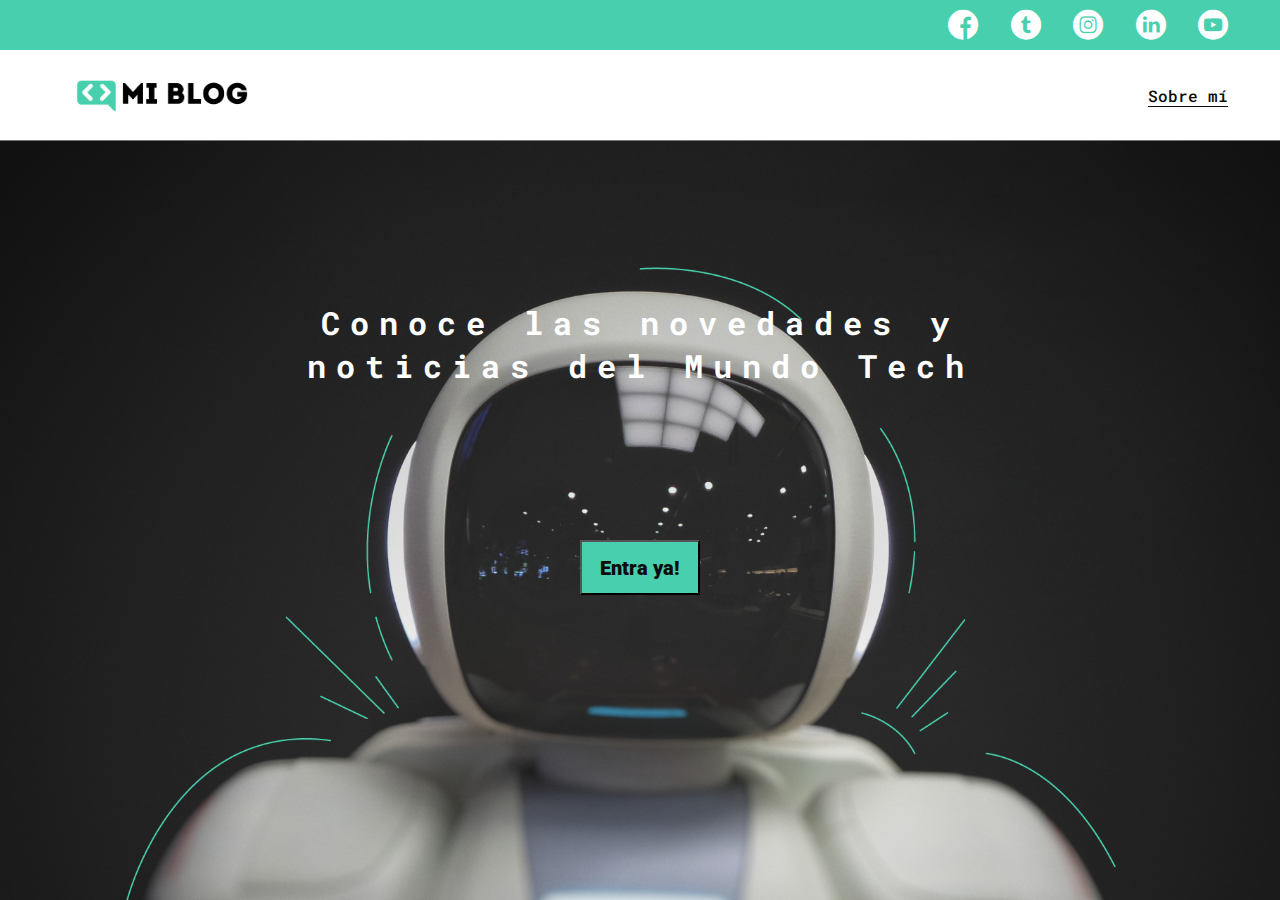
<file: Maquetacion CSS Pratico_Blog/index.html>
<!DOCTYPE html>
<html lang="es">
   <head>
      <meta charset="UTF-8">
      <meta http-equiv="X-UA-Compatible" content="IE=edge">
      <meta name="viewport" content="width=device-width, initial-scale=1.0">
      <title>Mi Blog</title>
      <link rel="stylesheet" href="css/main.css">
      <link rel="stylesheet" href="css/font/flaticon.css">
      <link rel="preconnect" href="https://fonts.googleapis.com">
      <link rel="preconnect" href="https://fonts.gstatic.com" crossorigin>
      <link href="https://fonts.googleapis.com/css2?family=Roboto+Mono:wght@400;500;700&family=Roboto+Slab:wght@400;700&family=Roboto:wght@400;500;700;900&display=swap" rel="stylesheet">
   </head>
   <body>
      <header class="header">
         <section class="header__icons">
            <div class="header__icons-container">
               <a href="/"><span class="flaticon-001-facebook"></span></a>
               <a href="/"><span class="flaticon-002-twitter"></span></a>
               <a href="/"><span class="flaticon-011-instagram"></span></a>
               <a href="/"><span class="flaticon-010-linkedin"></span></a>
               <a href="/"><span class="flaticon-008-youtube"></span></a>
            </div>
         </section>
         <nav class="header__nav">
            <section class="header__nav--logo">
               <a href="index.html">
                  <img src="assets/img/Logo-negro.png" alt="Logo de mi Blog">
               </a>
            </section>
            <section class="header__nav--profile-link">
               <a href="perfil.html">Sobre mí</a>
            </section>
         </nav>
      </header>
      <main class="home-main">
         <section>
            <h1 class="home-main__tittle">Conoce las novedades y noticias del Mundo Tech</h1>
            <button class="home-main__button">
               <a href="blogs.html">Entra ya!</a>
            </button>
         </section>
      </main>
   </body>
</html>
</file>
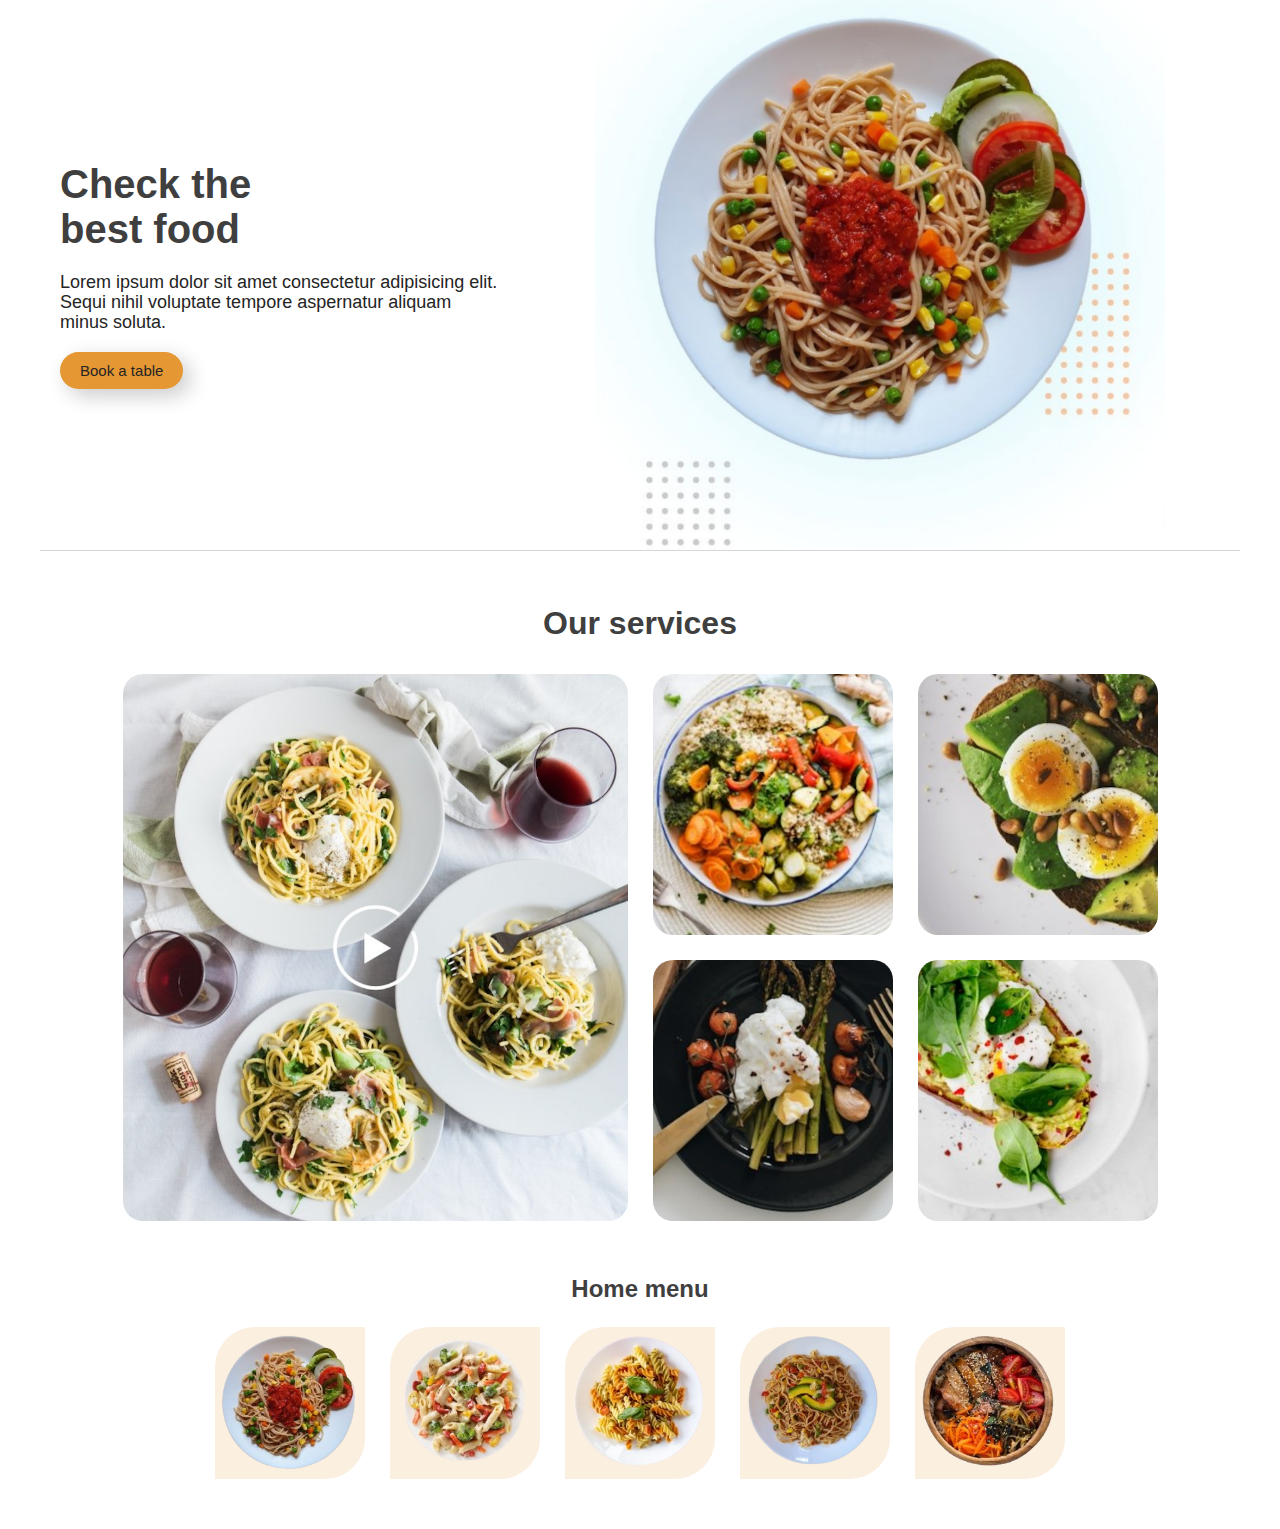
<file: proyecto/index.html>
<!DOCTYPE html>
<html lang="es">
  <head>
    <meta charset="UTF-8">
    <meta http-equiv="X-UA-Compatible" content="IE=edge">
    <meta name="viewport" content="width=device-width, initial-scale=1.0">
    <link rel="stylesheet" href="./style.css">
    <title>Grid Layout</title>
  </head>
  <body>
    <main>
      <section class="hero">
        <div class="hero-info">
          <h1>Check the<br>best food</h1>
          <p>Lorem ipsum dolor sit amet consectetur adipisicing elit. Sequi nihil voluptate tempore aspernatur aliquam minus soluta.</p>
          <button>Book a table</button>
        </div>
        <img class="hero-image" src="./img/hero.png" alt="Plato de pasta con salsa y vegetales">
      </section>
      <section class="dishes">
        <h2>Our services</h2>
        <figure class="dishes-grid">
          <img class="dishes-item dishes-item__big" src="./img/video.png" alt="Una mesa con platos de pasta">
          <img class="dishes-item" src="./img/dish1.png" alt="Bowl de vegetales">
          <img class="dishes-item" src="./img/dish2.png" alt="Bowl de vegetales">
          <img class="dishes-item" src="./img/dish3.png" alt="Bowl de vegetales">
          <img class="dishes-item" src="./img/dish4.png" alt="Bowl de vegetales">
        </figure>
      </section>
      <section class="menu">
        <h2>Home menu</h2>
        <div class="menu-grid">
          <div class="menu-item">
            <img src="./img/plate1.png" alt="Plato de pasta con salsa y vegetales">
          </div>
          <div class="menu-item">
            <img src="./img/plate2.png" alt="Plato de pasta con salsa y vegetales">
          </div>
          <div class="menu-item">
            <img src="./img/plate3.png" alt="Plato de pasta con salsa y vegetales">
          </div>
          <div class="menu-item">
            <img src="./img/plate4.png" alt="Plato de pasta con salsa y vegetales">
          </div>
          <div class="menu-item">
            <img src="./img/plate5.png" alt="Plato de pasta con salsa y vegetales">
          </div>
        </div>
      </section>
    </main>
  </body>
</html>
</file>
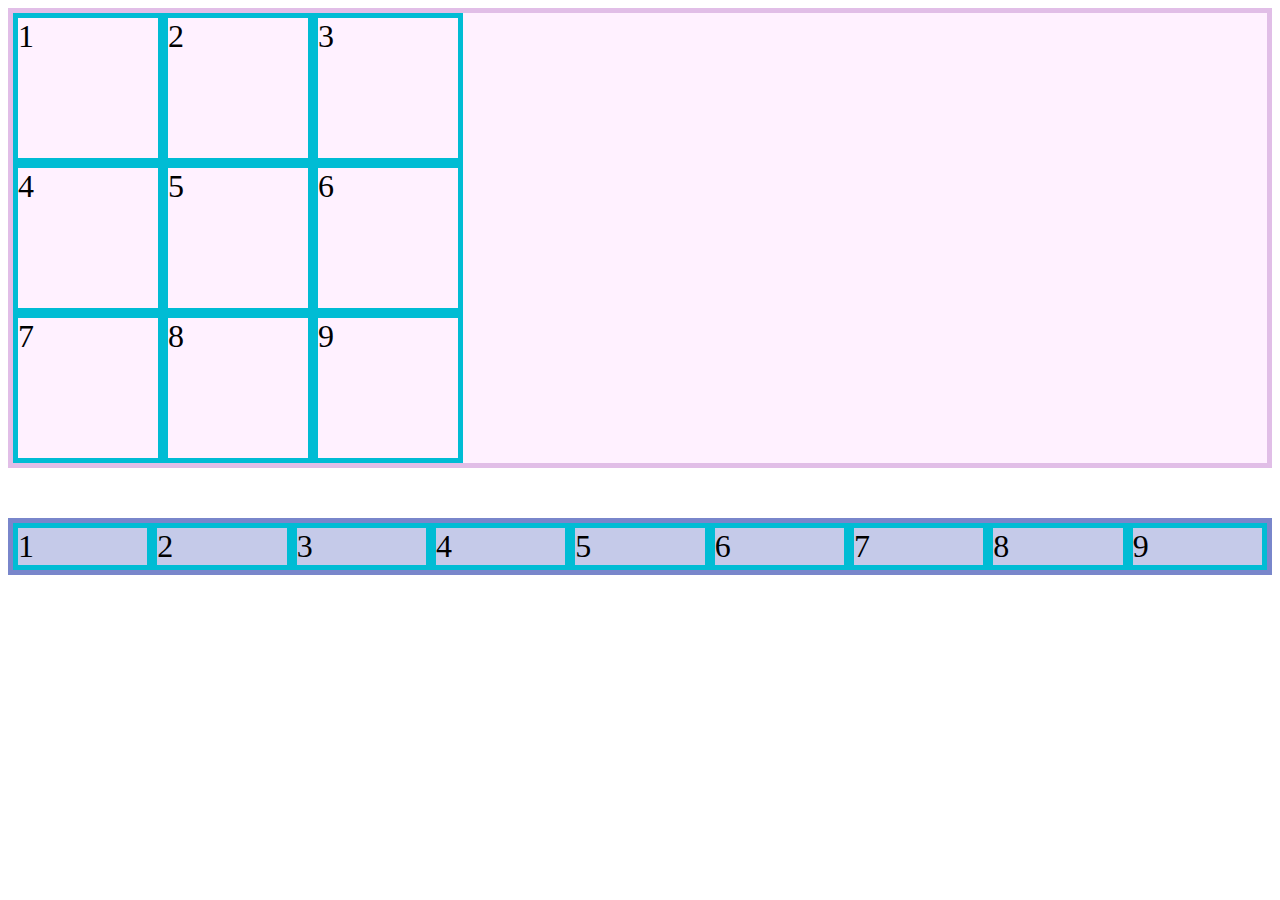
<file: powerUps/funciones.html>
<!DOCTYPE html>
<html>
  <head>
    <link rel="stylesheet" href="./funciones.css">
  </head>
  <body>
    <div class="contenedor">
      <div class="item item-1">1</div>
      <div class="item item-2">2</div>
      <div class="item item-3">3</div>
      <div class="item item-4">4</div>
      <div class="item item-5">5</div>
      <div class="item item-6">6</div>
      <div class="item item-7">7</div>
      <div class="item item-8">8</div>
      <div class="item item-9">9</div>
    </div>
    <div class="contenedor-2">
      <div class="item item-1">1</div>
      <div class="item item-2">2</div>
      <div class="item item-3">3</div>
      <div class="item item-4">4</div>
      <div class="item item-5">5</div>
      <div class="item item-6">6</div>
      <div class="item item-7">7</div>
      <div class="item item-8">8</div>
      <div class="item item-9">9</div>
    </div>
  </body>
</html>
</file>
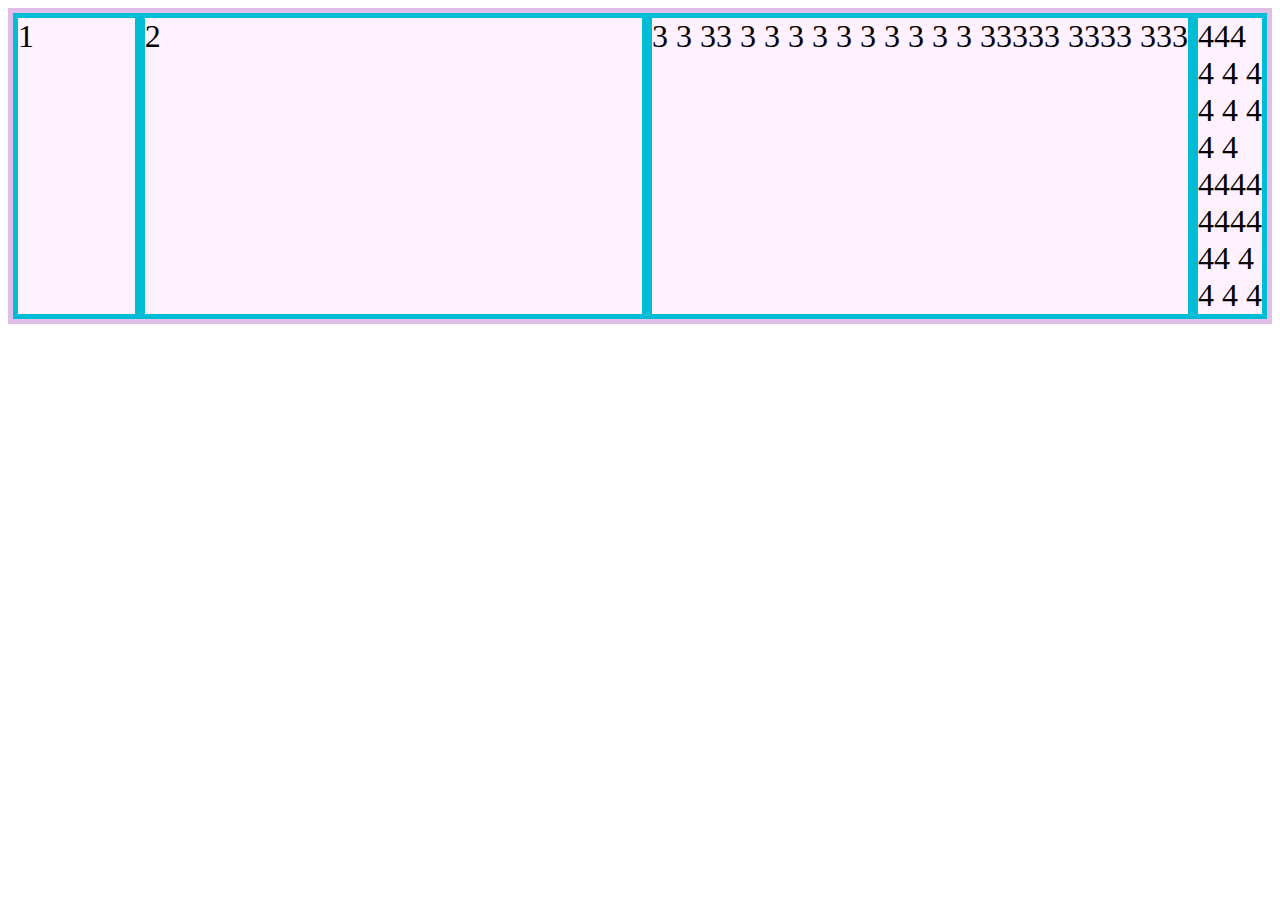
<file: powerUps/keywords.html>
<!DOCTYPE html>
<html>
  <head>
    <link rel="stylesheet" href="./keywords.css">
  </head>
  <body>
    <div class="contenedor">
      <div class="item item-1">1</div>
      <div class="item item-2">2</div>
      <div class="item item-3">3 3 33 3 3 3 3 3 3 3 3 3 3 33333 3333 333</div>
      <div class="item item-4">444 4 4 4 4 4 4 4 4 4444 4444 44 4 4 4 4</div>
    </div>
  </body>
</html>
</file>
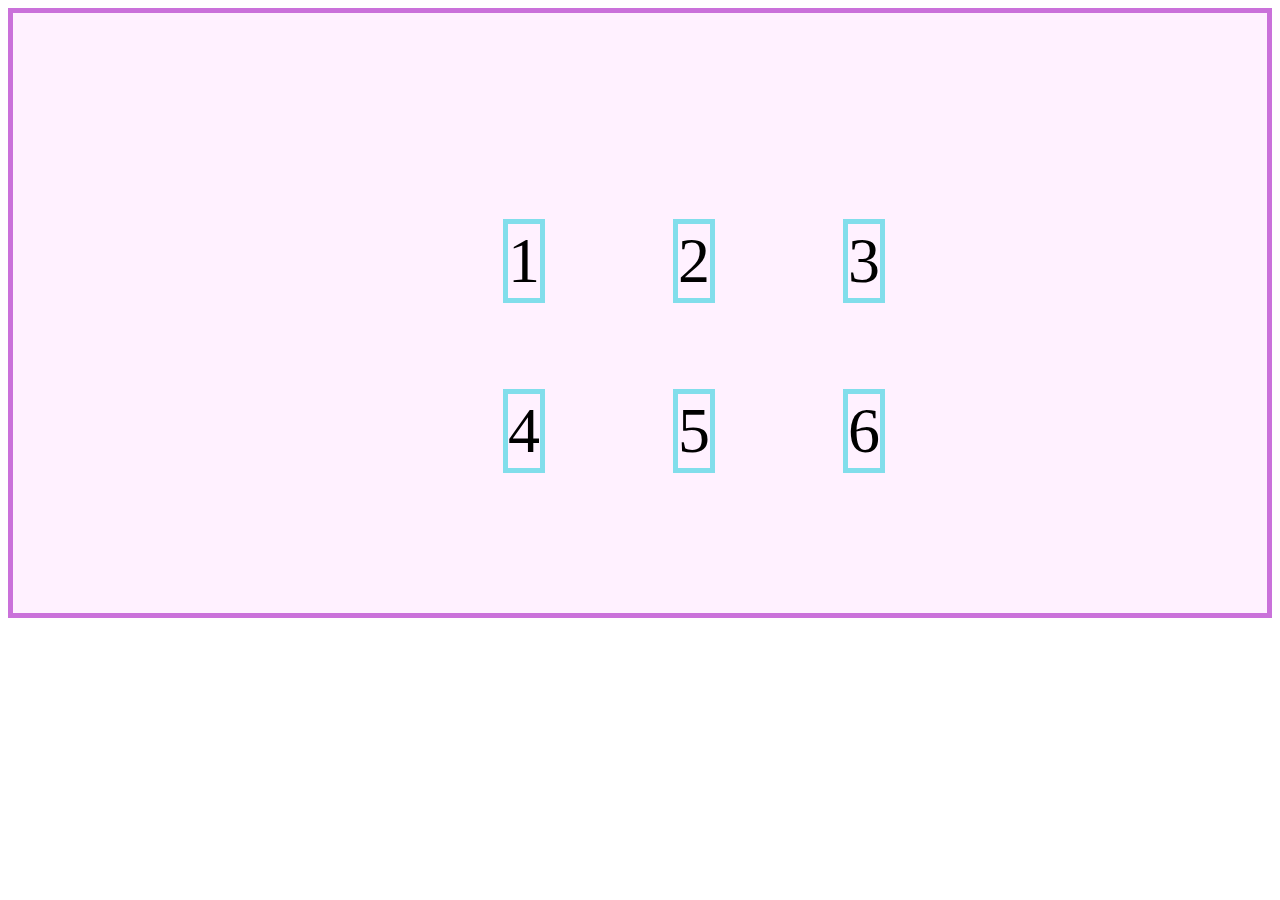
<file: propiedades/alineacion.html>
<!DOCTYPE html>
<html>
  <head>
    <link rel="stylesheet" href="./alineacion.css">
  </head>
  <body>
    <div class="contenedor">
      <div class="item item-1">1</div>
      <div class="item item-2">2</div>
      <div class="item item-3">3</div>
      <div class="item item-4">4</div>
      <div class="item item-5">5</div>
      <div class="item item-6">6</div>
    </div>
  </body>
</html>
</file>
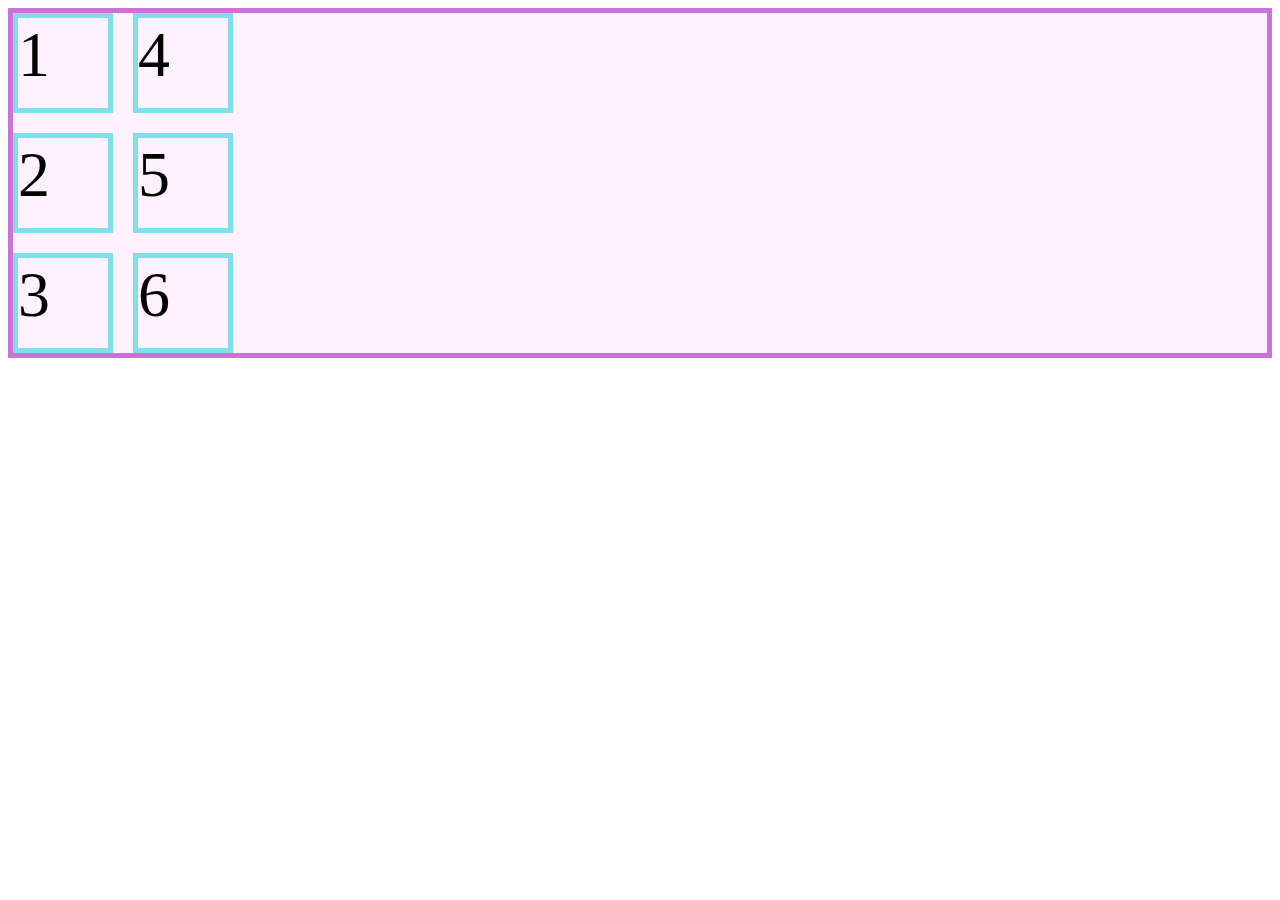
<file: propiedades/contenedor.html>
<!DOCTYPE html>
<html>
  <head>
    <link rel="stylesheet" href="./contenedor.css">
  </head>
  <body>
    <div class="contenedor">
      <div class="item item-1">1</div>
      <div class="item item-2">2</div>
      <div class="item item-3">3</div>
      <div class="item item-4">4</div>
      <div class="item item-5">5</div>
      <div class="item item-6">6</div>
    </div>
  </body>
</html>
</file>
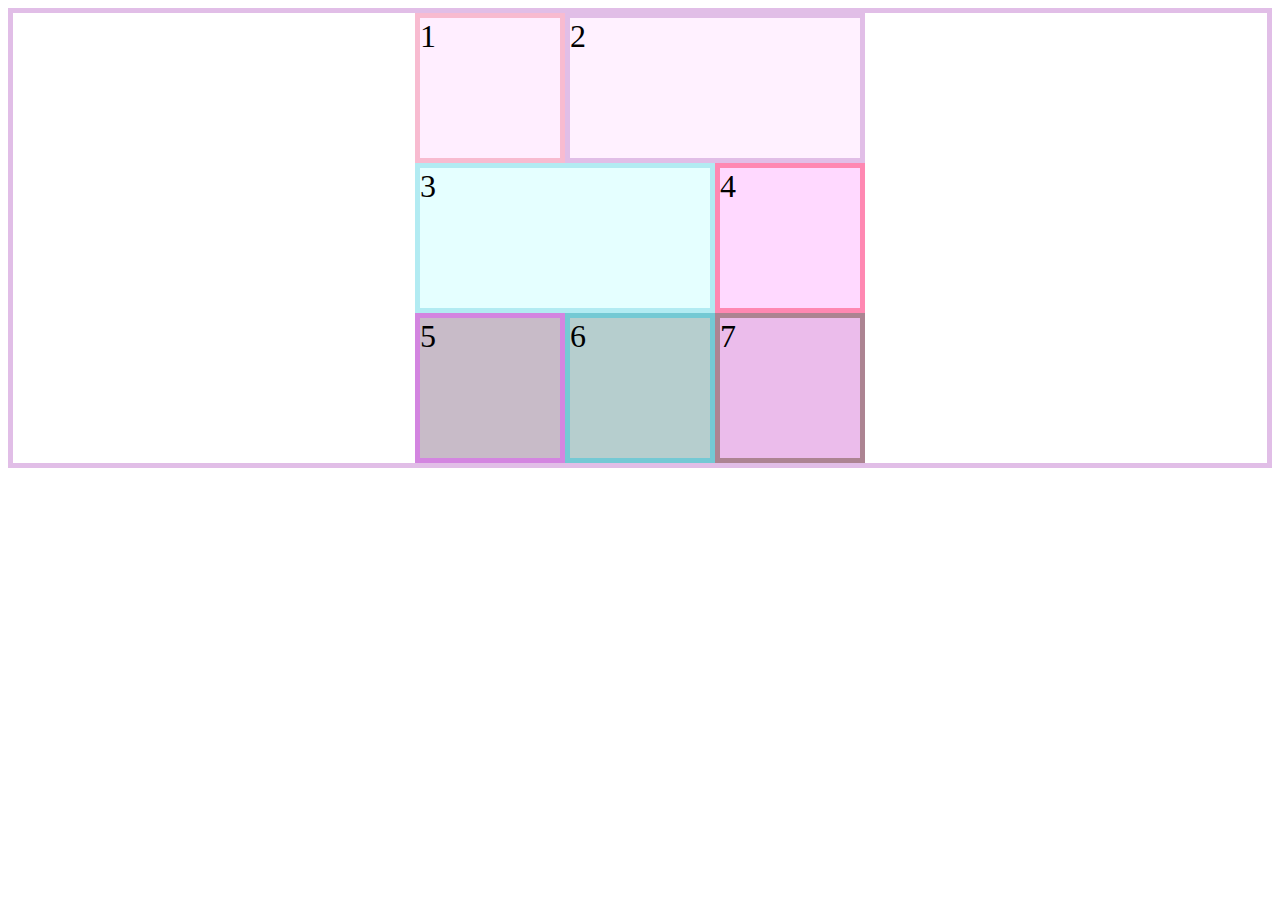
<file: propiedades/ubicacion.html>
<!DOCTYPE html>
<html>
  <head>
    <link rel="stylesheet" href="./ubicacion.css">
  </head>
  <body>
    <div class="contenedor">
      <div class="item item-1">1</div>
      <div class="item item-2">2</div>
      <div class="item item-3">3</div>
      <div class="item item-4">4</div>
      <div class="item item-5">5</div>
      <div class="item item-6">6</div>
      <div class="item item-7">7</div>
    </div>
  </body>
</html>
</file>
<file: Maquetacion CSS Pratico_Blog/css/main.css>
:root {
   --primary-color: #48cfad;
   --black: rgb(12, 12, 12);
   --extra-sm: 14px;
   --sm: 16px;
   --md: 20px;
   --lg: 24px;
   --extra-lg: 32px;
   --roboto: 'Roboto', sans-serif;
   --roboto-mono: 'Roboto Mono', monospace;
   --roboto-slab: 'Roboto Slab', serif;
}
* {
   box-sizing: border-box;
   margin: 0;
   padding: 0;
}
html {
   font-size: 62.5%;
   font-family: var(--roboto-mono);
}

.header {
   width: 100%;
   height: 140px;
   display: grid;
   grid-template-rows: 1fr 1fr;
}
.header__icons {
   width: 100%;
   height: 50px;
   display: grid;
   background-color: var(--primary-color);
}
.header__icons-container {
   width: 280px;
   height: auto;
   display: flex;
   justify-content: space-between;
   justify-self: end;
   align-items: center;
   margin-right: 52px;
}
.header__icons-container a {
   text-decoration: none;
   color: white;
}
.header__nav {
   display: grid;
   grid-template-columns: 1fr 1fr;
   height: 90px;
   align-items: center;
}
.header__nav--logo {
   margin-left: 52px;
}
.header__nav--logo img {
   width: 220px;
}
.header__nav--profile-link {
   justify-self: end;
   margin-right: 52px;
}
.header__nav--profile-link a {
   font-size: var(--sm);
   font-weight: 500;
   color: var(--black);
   border-bottom: 1px solid var(--black);
   text-decoration: none;
}

.home-main {
   display: grid;
   grid-template-columns: 1fr 3fr 1fr;
   min-height: calc(100vh - 140px);
   background-image: url('../assets/img/Cover.png');
   background-position: center;
   background-repeat: no-repeat;
   background-size: cover;
}
.home-main section {
   display: grid;
   grid-column: 2;
   justify-items: center;
   grid-template-rows: 1fr 1fr;
   margin-top: min(20vh, 40px);
}
.home-main__tittle {
   align-self: center;
   font-size: var(--extra-lg);
   font-weight: 700;
   text-align: center;
   letter-spacing: 10px;
   color: white;
   padding-bottom: 32px;
}
.home-main__button {
   width: 120px;
   height: 55px;
   background-color: var(--primary-color);
   cursor: pointer;
}
.home-main__button a {
   font-family: var(--roboto);
   font-size: var(--md);
   font-weight: 900;
   color: var(--black);
   text-decoration: none;
}
</file>
<file: Maquetacion CSS Pratico_Blog/css/font/flaticon.css>
/*
  	Flaticon icon font: Flaticon
  	Creation date: 20/12/2018 09:27
  	*/

@font-face {
  font-family: "Flaticon";
  src: url("./Flaticon.eot");
  src: url("./Flaticon.eot?#iefix") format("embedded-opentype"),
      url("./Flaticon.woff") format("woff"),
      url("./Flaticon.ttf") format("truetype"),
      url("./Flaticon.svg#Flaticon") format("svg");
  font-weight: normal;
  font-style: normal;
}

@media screen and (-webkit-min-device-pixel-ratio:0) {
  @font-face {
    font-family: "Flaticon";
    src: url("./Flaticon.svg#Flaticon") format("svg");
  }
}

[class^="flaticon-"]:before, [class*=" flaticon-"]:before,
[class^="flaticon-"]:after, [class*=" flaticon-"]:after {   
  font-family: Flaticon;
        font-size: 30px;
font-style: normal;
}

.flaticon-001-facebook:before { content: "\f100"; }
.flaticon-002-twitter:before { content: "\f101"; }
.flaticon-003-whatsapp:before { content: "\f102"; }
.flaticon-004-groupme:before { content: "\f103"; }
.flaticon-005-kik:before { content: "\f104"; }
.flaticon-006-skype:before { content: "\f105"; }
.flaticon-007-periscope:before { content: "\f106"; }
.flaticon-008-youtube:before { content: "\f107"; }
.flaticon-009-itunes:before { content: "\f108"; }
.flaticon-010-linkedin:before { content: "\f109"; }
.flaticon-011-instagram:before { content: "\f10a"; }
.flaticon-012-messenger:before { content: "\f10b"; }
.flaticon-013-twitter-1:before { content: "\f10c"; }
.flaticon-014-snapchat:before { content: "\f10d"; }
.flaticon-015-reddit:before { content: "\f10e"; }
</file>
<file: proyecto/style.css>
* {
  box-sizing: border-box;
  margin: 0;
  padding: 0;
}
html {
  font-size: 62.5%;
  font-family: 'Roboto', sans-serif;
}
main {
  max-width: 1200px;
  margin: 0 auto;
}
.hero {
  display: grid;
  grid-template-columns: minmax(300px, 2fr) 3fr;
  grid-auto-rows: 550px;
  border-bottom: .1rem solid rgb(214, 214, 214);
}
.hero-info {
  place-self: center;
  margin: 0 2rem;
}
.hero-info h1 {
  font-size: 4rem;
  color: rgb(63, 63, 63);
}
.hero-info p {
  font-size: 1.8rem;
  font-weight: 400;
  line-height: 2rem;
  color: rgb(36, 36, 36);
  margin: 2rem 0 2rem;
}
.hero-info button {
  font-size: 1.5rem;
  border: none;
  border-radius: 2rem;
  padding: 1rem 2rem;
  background-color: rgb(228, 151, 51);
  color: rgb(36, 36, 36);
  box-shadow: .7rem .7rem 2rem .05rem rgb(206, 206, 206);
}
.hero-info button:hover {
  background-color: rgb(13, 138, 23);
  color: antiquewhite;
  box-shadow: .5rem .5rem 1rem .1rem rgb(156, 156, 156);
  cursor: pointer;
}
.hero-image {
  width: 100%;
  height: 100%;
  place-self: center;
  object-fit: contain;
}
.dishes {
  margin: 5.4rem 0;
}
.dishes h2 {
  text-align: center;
  font-size: 3.2rem;
  color: rgb(63, 63, 63);
  margin-bottom: 3.2rem;
}
.dishes-grid {
  display: grid;
  justify-content: center;
  grid-template-columns: repeat(auto-fit, minmax(75px, 240px));
  grid-auto-rows: 1fr;
  gap: 2.5rem;
}
.dishes-item {
  width: 100%;
  height: 100%;
  object-fit: cover;
  border-radius: 2rem;
}
.dishes-item__big {
  grid-area: 1 / 1 / 3 / 3;
  cursor: pointer;
}
.menu {
  margin-bottom: 5rem;
}
.menu h2 {
  text-align: center;
  font-size: 2.4rem;
  color: rgb(63, 63, 63);
  margin-bottom: 2.4rem;
}
.menu-grid {
  display: grid;
  justify-content: center;
  grid-template-columns: repeat(auto-fit, 150px);
  gap: 2.5rem;
}
.menu-item {
  border-radius: 4rem 0;
  background-color: rgb(251, 239, 224);
}
.menu-item:hover {
  background-color: rgb(229, 251, 224);
  cursor: pointer;
}
.menu-item img {
  width: 100%;
  height: 100%;
  object-fit: contain;
}

@media screen and (max-width: 768px) {
  .hero {
    display: block;
    margin-top: 5rem;
    padding-bottom: 5rem;
  }
  .hero-image {
    display: none;
  }
  .dishes-grid {
    grid-template-columns: repeat(auto-fit, minmax(75px, 100px));
    gap: 2rem;
  }
  .menu-grid {
    grid-template-columns: repeat(auto-fit, 75px);
    gap: 1rem;
  }
  .menu-item {
    border-radius: 2rem 0;
  }
}
</file>
<file: powerUps/funciones.css>
.contenedor {
  border: 5px solid #e1bee7;
  background-color: #fff1ff;
  display: grid;
  grid-template-columns: repeat( 3, minmax(30px, 150px) );
  grid-template-rows: repeat(3, 150px);
}

.item {
  border: 5px solid #00bcd4;
  font-size: 2rem;
}

.contenedor-2 {
  margin-top: 50px;
  border: 5px solid #7986cb;
  background-color: #c5cae9;
  display: grid;
  grid-template-columns: repeat(auto-fit, minmax(100px, 1fr));
}
</file>
<file: powerUps/keywords.css>
.contenedor {
  border: 5px solid #e1bee7;
  background-color: #fff1ff;
  display: grid;
  grid-template-columns: 1fr 4fr max-content min-content;
}

.item {
  border: 5px solid #00bcd4;
  font-size: 2rem;
}
</file>
<file: propiedades/alineacion.css>
.contenedor {
  border: 5px solid #ca71da;
  background-color: #fff1ff;
  display: grid;
  gap: 20px;
  grid-template-columns: 150px 150px 150px;
  grid-auto-rows: 150px;
  height: 600px;
  place-content: center;
  place-items: end;
}
.item {
  border: 5px solid #81deeb;
  font-size: 4rem;
}
</file>
<file: propiedades/contenedor.css>
.contenedor {
  border: 5px solid #ca71da;
  background-color: #fff1ff;
  display: grid;
  grid-auto-flow: column;
  grid-template-rows: 100px 100px 100px;
  grid-template-columns: 100px 100px;
  gap: 20px;
}
.item {
  border: 5px solid #81deeb;
  font-size: 4rem;
}
</file>
<file: propiedades/ubicacion.css>
.contenedor {
  border: 5px solid #e1bee7;
  background-color: white;
  display: grid;
  grid-auto-columns: 150px;
  grid-auto-rows: 150px;
  grid-template-areas: 
    "one two two"
    "three three four"
    "five six seven";
  place-content: center;
}

.item {
  font-size: 2rem;
}

.item-1 {
  border: 5px solid #f8bbd0;
  background-color: #ffeeff;
  grid-area: one;
}

.item-2 {
  border: 5px solid #e1bee7;
  background-color: #fff1ff;
  grid-area: two;
}

.item-3 {
  border: 5px solid #b2ebf2;
  background-color: #e5ffff;
  grid-area: three;
}

.item-4 {
  border: 5px solid #ff88b2;
  background-color: #ffd9ff;
  grid-area: four;
}

.item-5 {
  border: 5px solid #d385e0;
  background-color: #c8bbc8;
  grid-area: five;
}

.item-6 {
  border: 5px solid #74c9d4;
  background-color: #b6cece;
  grid-area: six;
}

.item-7 {
  border: 5px solid #ac8492;
  background-color: #ebbceb;
  grid-area: seven;
}
</file>
